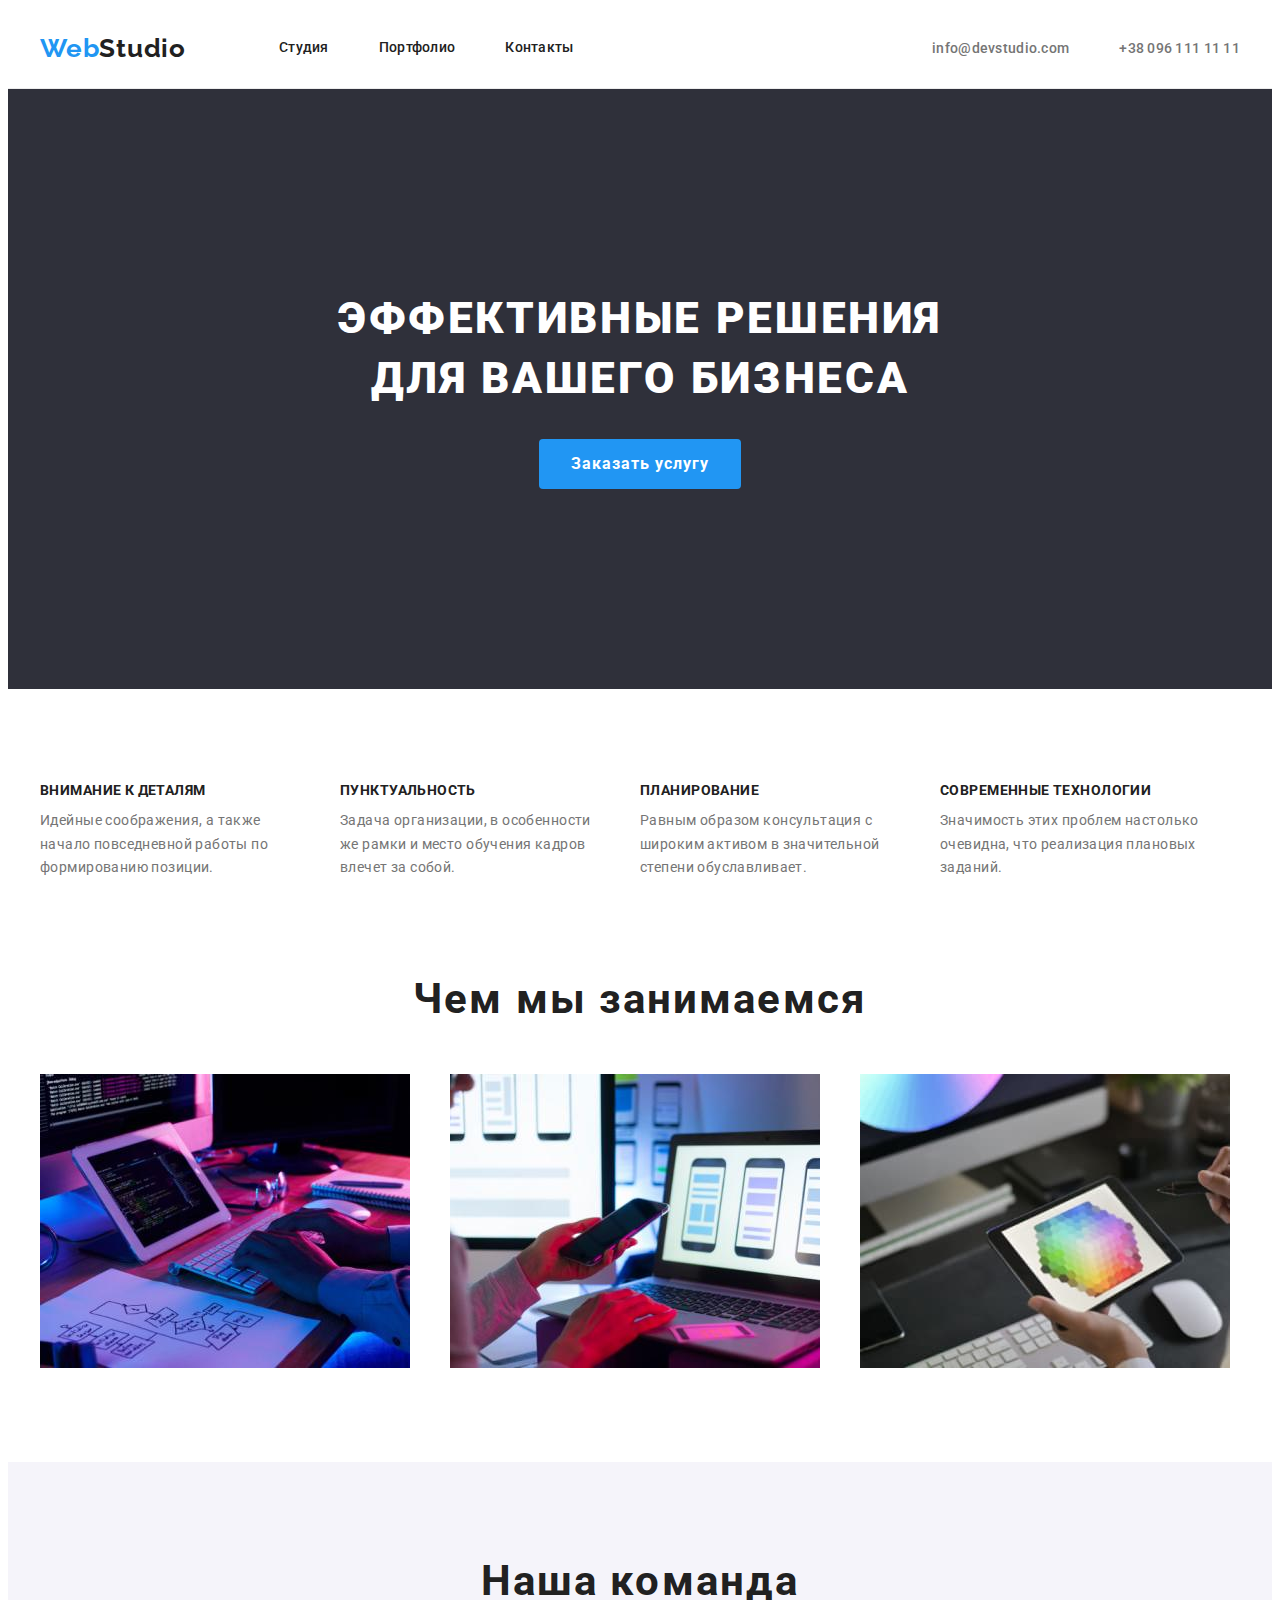
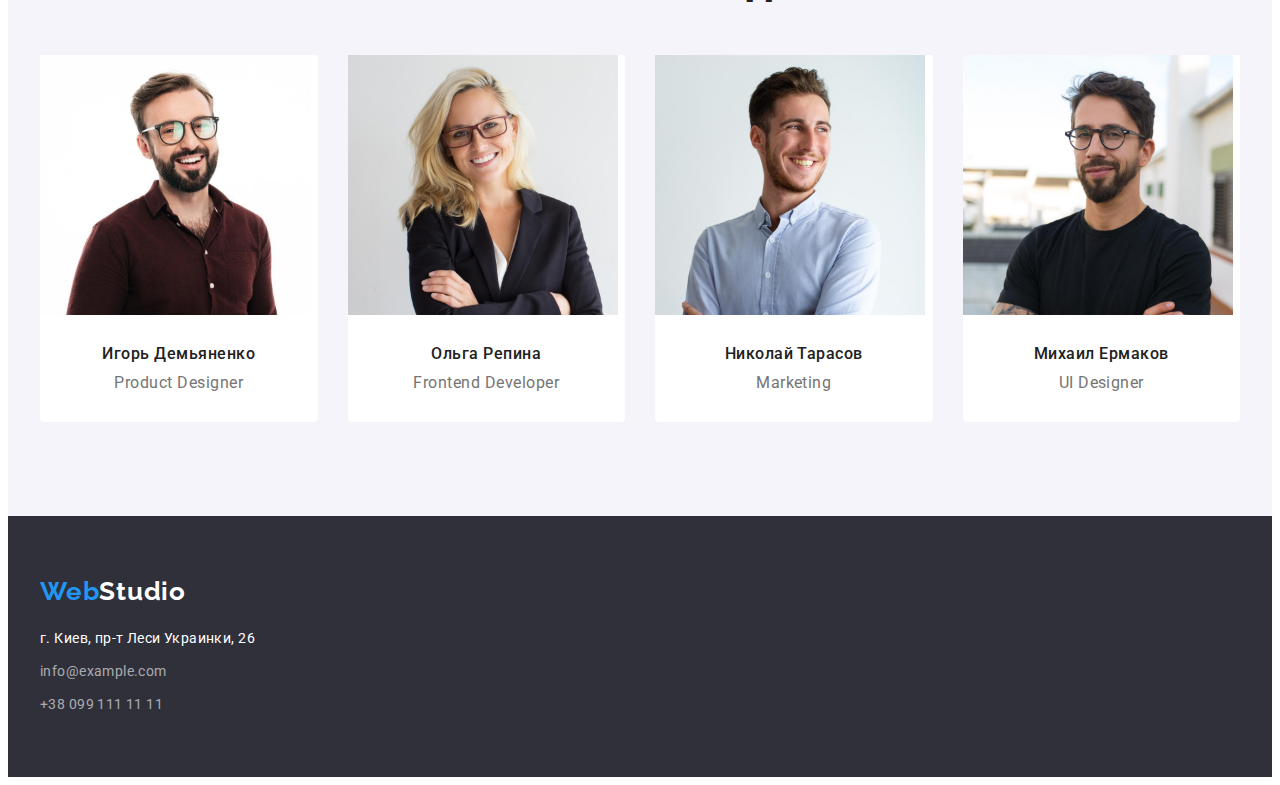
<file: index.html>
<!DOCTYPE html>
<html lang="ru">
  <head>
    <meta charset="UTF-8" />
    <meta http-equiv="X-UA-Compatible" content="IE=edge" />
    <meta name="viewport" content="width=device-width, initial-scale=1.0" />
    <title>WebStudio</title>

    <link rel="preconnect" href="https://fonts.googleapis.com" />
    <link rel="preconnect" href="https://fonts.gstatic.com" crossorigin />
    <link
      href="https://fonts.googleapis.com/css2?family=Raleway:wght@700&family=Roboto:wght@400;500;700;900&display=swap"
      rel="stylesheet"
    />
    <!-- Normalize start -->
    <link
      rel="stylesheet"
      href="https://cdnjs.cloudflare.com/ajax/libs/modern-normalize/1.1.0/modern-normalize.min.css"
      integrity="sha512-wpPYUAdjBVSE4KJnH1VR1HeZfpl1ub8YT/NKx4PuQ5NmX2tKuGu6U/JRp5y+Y8XG2tV+wKQpNHVUX03MfMFn9Q=="
      crossorigin="anonymous"
      referrerpolicy="no-referrer"
    />
    <!-- Normalize end -->
    <link rel="stylesheet" href="./css/styles.css" />
  </head>
  <body>
    <!--Header-->
    <header class="page-header section">
      <div class="container header-conteiner">
        <nav class="navigation header-conteiner-list">
          <a class="logo-link" href="./index.html">Web<span class="logo-dark">Studio </span> </a>
          <ul class="menu list header-list">
            <li class="menu-item">
              <a class="menu-link link" href="./studio.html">Студия</a>
            </li>
            <li class="menu-item">
              <a class="menu-link link" href="./portfolio.html">Портфолио</a>
            </li>
            <li class="menu-item">
              <a class="menu-link link" href="">Контакты</a>
            </li>
          </ul>
        </nav>

        <ul class="contacts-list list">
          <li class="contact-mail-title">
            <a class="contact-mail link" href="mailto:info@devstudio.com">info@devstudio.com</a>
          </li>
          <li class="contact-phone-title">
            <a class="contact-phone-number link" href="tel:+380961111111">+38 096 111 11 11</a>
          </li>
        </ul>
      </div>
    </header>

    <!--Hero image-->
    <main>
      <section class="hero">
        <div class="container hero-container">
          <h1 class="hero-title">Эффективные решения для вашего бизнеса</h1>
          <button class="modal-btn" type="button">Заказать услугу</button>
        </div>
      </section>

      <!--Benefits-->
      <section class="benefits section">
        <div class="container benefits-container">
          <h2 class="title-hidden">Some title</h2>
          <ul class="benefits-list list">
            <li class="benefits-list-description">
              <h3 class="suptitle">Внимание к деталям</h3>
              <p class="benefits-description">
                Идейные соображения, а также начало повседневной работы по формированию позиции.
              </p>
            </li>
            <li class="benefits-list-description">
              <h3 class="suptitle">Пунктуальность</h3>
              <p class="benefits-description">
                Задача организации, в особенности же рамки и место обучения кадров влечет за собой.
              </p>
            </li>
            <li class="benefits-list-description">
              <h3 class="suptitle">Планирование</h3>
              <p class="benefits-description">
                Равным образом консультация с широким активом в значительной степени обуславливает.
              </p>
            </li>
            <li class="benefits-list-description">
              <h3 class="suptitle">Современные технологии</h3>
              <p class="benefits-description">
                Значимость этих проблем настолько очевидна, что реализация плановых заданий.
              </p>
            </li>
          </ul>
        </div>
      </section>

      <!--What we do-->
      <section class="proposals section">
        <div class="container proposal-container">
          <h2 class="title">Чем мы занимаемся</h2>
          <ul class="card-set list">
            <li class="proposals-photo card-set-item">
              <img
                src="./images/what_we_do/img.jpg"
                alt="сотрудник набирает текст"
                width="370"
                height="294"
              />
            </li>
            <li class="proposals-photo card-set-item">
              <img
                src="./images/what_we_do/img-1.jpg"
                alt="сотрудник держит телефон"
                width="370"
                height="294"
              />
            </li>
            <li class="proposals-photo card-set-item">
              <img
                src="./images/what_we_do/img-2.jpg"
                alt="сотрудник выбирает цвет на планшете"
                width="370"
                height="294"
              />
            </li>
          </ul>
        </div>
      </section>

      <!--Our team-->
      <section class="team section">
        <div class="container team-container">
          <h2 class="title">Наша команда</h2>
          <ul class="team-list card-set list">
            <li class="team-card card-set-item">
              <img
                src="./images/our_team/img.jpg"
                alt="Игорь Демьяненко"
                width="270"
                height="260"
              />
              <div class="team-wrapper">
                <h3 class="team-title">Игорь Демьяненко</h3>
                <p class="team-description" lang="en">Product Designer</p>
              </div>
            </li>
            <li class="team-card card-set-item">
              <img src="./images/our_team/img-1.jpg" alt="Ольга Репина" width="270" height="260" />
              <div class="team-wrapper">
                <h3 class="team-title">Ольга Репина</h3>
                <p class="team-description" lang="en">Frontend Developer</p>
              </div>
            </li>
            <li class="team-card card-set-item">
              <img
                src="./images/our_team/img-2.jpg"
                alt="Николай Тарасов"
                width="270"
                height="260"
              />
              <div class="team-wrapper">
                <h3 class="team-title">Николай Тарасов</h3>
                <p class="team-description" lang="en">Marketing</p>
              </div>
            </li>
            <li class="team-card card-set-item">
              <img
                src="./images/our_team/img-3.jpg"
                alt="Михаил Ермаков"
                width="270"
                height="260"
              />
              <div class="team-wrapper">
                <h3 class="team-title">Михаил Ермаков</h3>
                <p class="team-description" lang="en">UI Designer</p>
              </div>
            </li>
          </ul>
        </div>
      </section>
    </main>

    <!--Footer-->
    <footer class="footer section">
      <div class="container footer-container">
        <a class="logo-link logo-link-footer" href="./index.html"
          >Web<span class="logo-white">Studio </span></a
        >
        <address class="address">
          <ul class="address-list footer-list list">
            <li class="address-title">
              <a
                class="address-link"
                href="https://goo.gl/maps/iM9jKwknU9FxhSqU6"
                target="_blank"
                rel="noopener noreferrer"
                >г. Киев, пр-т Леси Украинки, 26</a
              >
            </li>
            <li class="mail-title">
              <a class="mail-link" href="mailto:info@example.com">info@example.com</a>
            </li>
            <li class="phone-title">
              <a class="phone-link" href="tel:+380991111111">+38 099 111 11 11</a>
            </li>
          </ul>
        </address>
      </div>
    </footer>
  </body>
</html>
</file>
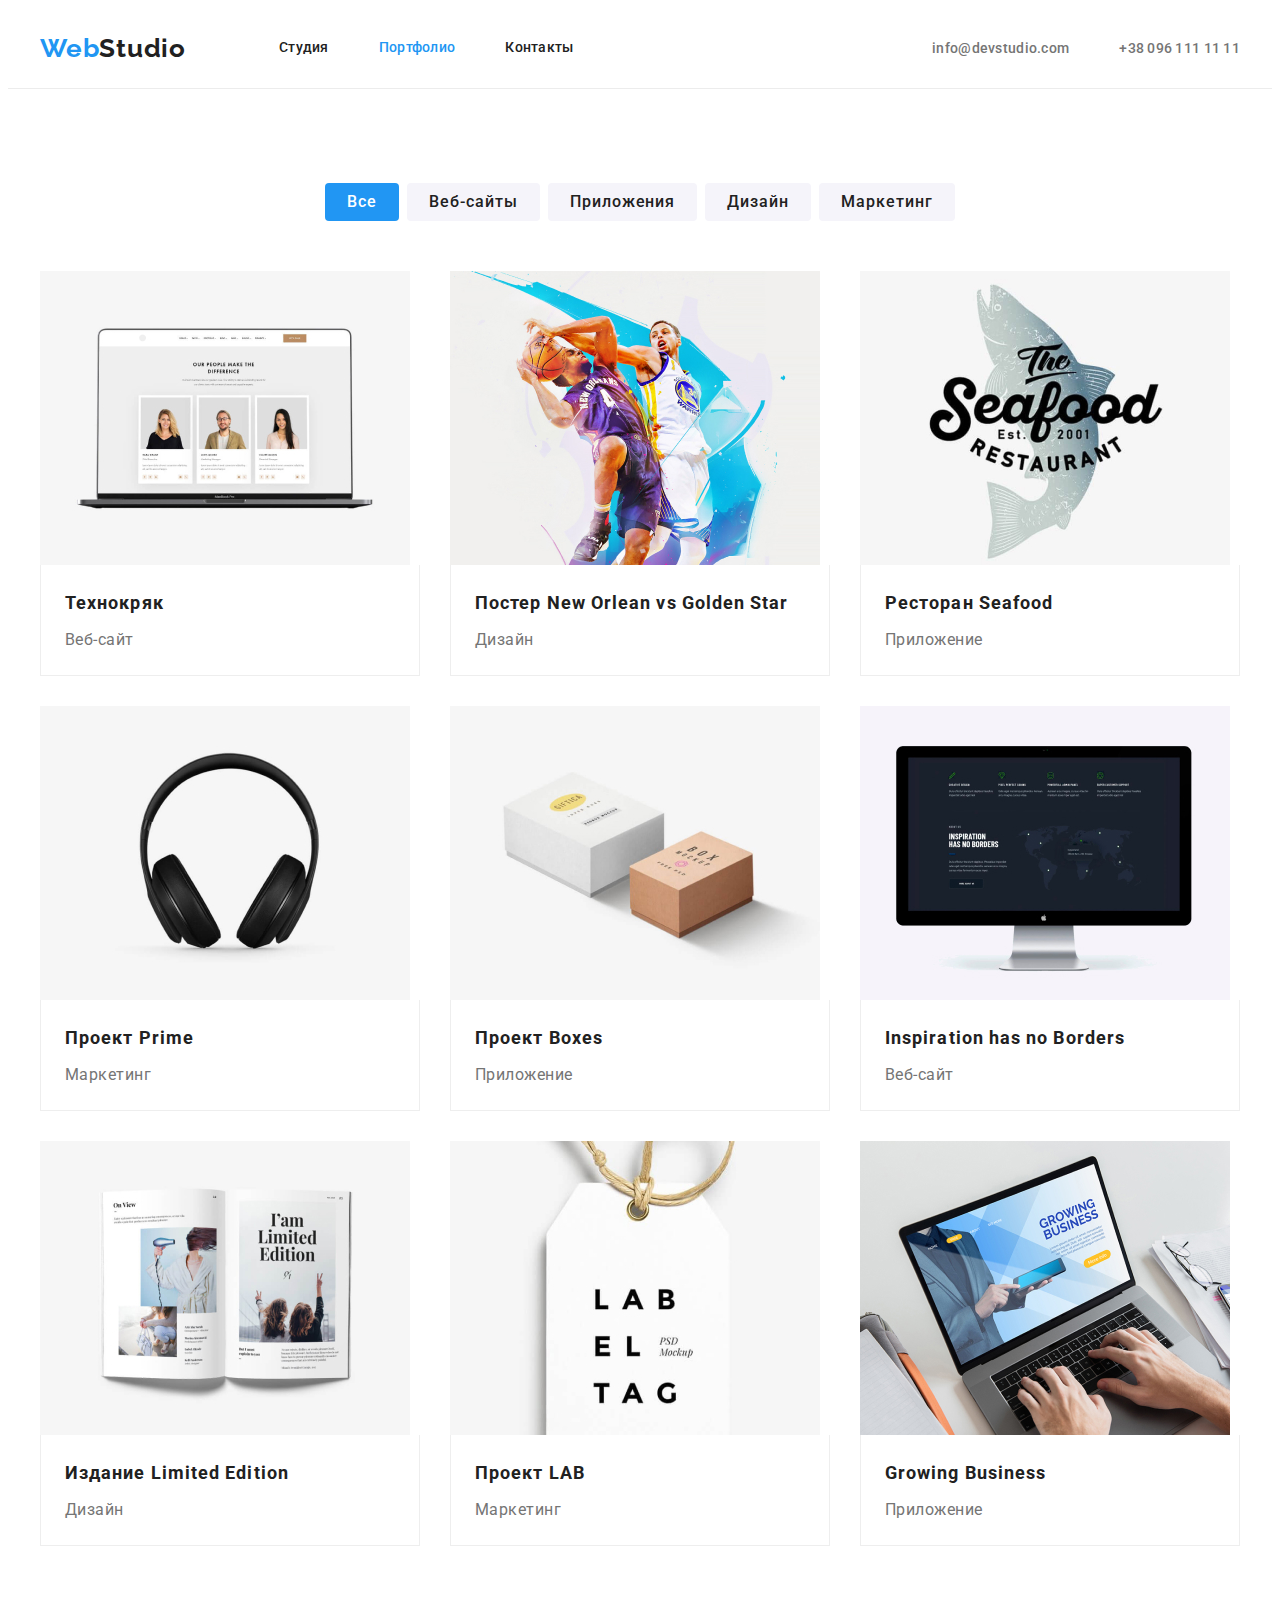
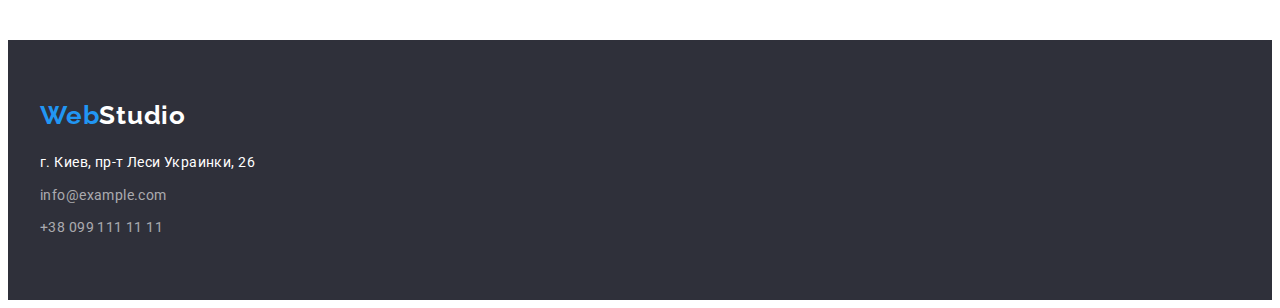
<file: portfolio.html>
<!DOCTYPE html>
<html lang="ru">
  <head>
    <meta charset="UTF-8" />
    <meta http-equiv="X-UA-Compatible" content="IE=edge" />
    <meta name="viewport" content="width=device-width, initial-scale=1.0" />
    <title>WebStudio</title>
    <link rel="preconnect" href="https://fonts.googleapis.com" />
    <link rel="preconnect" href="https://fonts.gstatic.com" crossorigin />
    <link
      href="https://fonts.googleapis.com/css2?family=Raleway:wght@700&family=Roboto:wght@400;500;700;900&display=swap"
      rel="stylesheet"
    />

    <!-- Normalize start -->
    <link
      rel="stylesheet"
      href="https://cdnjs.cloudflare.com/ajax/libs/modern-normalize/1.1.0/modern-normalize.min.css"
      integrity="sha512-wpPYUAdjBVSE4KJnH1VR1HeZfpl1ub8YT/NKx4PuQ5NmX2tKuGu6U/JRp5y+Y8XG2tV+wKQpNHVUX03MfMFn9Q=="
      crossorigin="anonymous"
      referrerpolicy="no-referrer"
    />
    <!-- Normalize end -->

    <link rel="stylesheet" href="./css/styles.css" />
  </head>
  <body>
    <!--Header-->
    <header class="page-header section">
      <div class="container header-conteiner">
        <nav class="navigation header-conteiner-list">
          <a class="logo-link" href="./index.html">Web<span class="logo-dark">Studio </span></a>
          <ul class="menu list header-list">
            <li class="menu-item">
              <a class="menu-link link" href="./studio.html">Студия</a>
            </li>
            <li class="menu-item">
              <a class="menu-link menu-link-current link" href="./portfolio.html">Портфолио</a>
            </li>
            <li class="menu-item">
              <a class="menu-link link" href="">Контакты</a>
            </li>
          </ul>
        </nav>

        <ul class="contacts-list list">
          <li class="contact-mail-title">
            <a class="contact-mail link" href="mailto:info@devstudio.com">info@devstudio.com</a>
          </li>
          <li class="contact-phone-title">
            <a class="contact-phone-number link" href="tel:+380961111111">+38 096 111 11 11</a>
          </li>
        </ul>
      </div>
    </header>

    <!--Portfolio section-->
    <main>
      <section class="portfolio-section section">
        <div class="container portfolio-container">
          <ul class="tabs list">
            <li class="btn-item"><button class="tabs-btn-selected" type="button">Все</button></li>
            <li class="btn-item"><button class="tabs-btn" type="button">Веб-сайты</button></li>
            <li class="btn-item"><button class="tabs-btn" type="button">Приложения</button></li>
            <li class="btn-item"><button class="tabs-btn" type="button">Дизайн</button></li>
            <li class="btn-item"><button class="tabs-btn" type="button">Маркетинг</button></li>
          </ul>
          <ul class="portfolio list card-set">
            <li class="portfolio-card card-set-item">
              <img
                src="./images/portfolio/img.jpg"
                alt="веб сайт на компютере"
                width="370"
                height="294"
              />
              <div class="portfolio-wrapper">
                <h1 class="portfolio-title">Технокряк</h1>
                <p class="portfolio-description">Веб-сайт</p>
              </div>
            </li>
            <li class="portfolio-card card-set-item">
              <img
                src="./images/portfolio/img-1.jpg"
                alt="веб сайт на компютере"
                width="370"
                height="294"
              />
              <div class="portfolio-wrapper">
                <h1 class="portfolio-title">
                  Постер <span lang="en">New Orlean vs Golden Star</span>
                </h1>
                <p class="portfolio-description">Дизайн</p>
              </div>
            </li>
            <li class="portfolio-card card-set-item">
              <img
                src="./images/portfolio/img-2.jpg"
                alt="веб сайт на компютере"
                width="370"
                height="294"
              />
              <div class="portfolio-wrapper">
                <h1 class="portfolio-title">Ресторан <span lang="en">Seafood</span></h1>
                <p class="portfolio-description">Приложение</p>
              </div>
            </li>
            <li class="portfolio-card card-set-item">
              <img
                src="./images/portfolio/img-3.jpg"
                alt="веб сайт на компютере"
                width="370"
                height="294"
              />
              <div class="portfolio-wrapper">
                <h1 class="portfolio-title">Проект <span lang="en">Prime</span></h1>
                <p class="portfolio-description">Маркетинг</p>
              </div>
            </li>
            <li class="portfolio-card card-set-item">
              <img
                src="./images/portfolio/img-4.jpg"
                alt="веб сайт на компютере"
                width="370"
                height="294"
              />
              <div class="portfolio-wrapper">
                <h1 class="portfolio-title">Проект <span lang="en">Boxes</span></h1>
                <p class="portfolio-description">Приложение</p>
              </div>
            </li>
            <li class="portfolio-card card-set-item">
              <img
                src="./images/portfolio/img-5.jpg"
                alt="веб сайт на компютере"
                width="370"
                height="294"
              />
              <div class="portfolio-wrapper">
                <h1 class="portfolio-title" lang="en">Inspiration has no Borders</h1>
                <p class="portfolio-description">Веб-сайт</p>
              </div>
            </li>
            <li class="portfolio-card card-set-item">
              <img
                src="./images/portfolio/img-6.jpg"
                alt="веб сайт на компютере"
                width="370"
                height="294"
              />
              <div class="portfolio-wrapper">
                <h1 class="portfolio-title">Издание <span lang="en">Limited Edition</span></h1>
                <p class="portfolio-description">Дизайн</p>
              </div>
            </li>
            <li class="portfolio-card card-set-item">
              <img
                src="./images/portfolio/img-7.jpg"
                alt="веб сайт на компютере"
                width="370"
                height="294"
              />
              <div class="portfolio-wrapper">
                <h1 class="portfolio-title">Проект <span lang="en">LAB</span></h1>
                <p class="portfolio-description">Маркетинг</p>
              </div>
            </li>
            <li class="portfolio-card card-set-item">
              <img
                src="./images/portfolio/img-8.jpg"
                alt="веб сайт на компютере"
                width="370"
                height="294"
              />
              <div class="portfolio-wrapper">
                <h1 class="portfolio-title" lang="en">Growing Business</h1>
                <p class="portfolio-description">Приложение</p>
              </div>
            </li>
          </ul>
        </div>
      </section>
    </main>

    <!--Footer-->
    <footer class="footer section">
      <div class="container footer-container">
        <a class="logo-link logo-link-footer" href="./index.html"
          >Web<span class="logo-white">Studio </span></a
        >
        <address class="address">
          <ul class="address-list footer-list list">
            <li class="address-title">
              <a
                class="address-link"
                href="https://goo.gl/maps/iM9jKwknU9FxhSqU6"
                target="_blank"
                rel="noopener noreferrer"
                >г. Киев, пр-т Леси Украинки, 26</a
              >
            </li>
            <li class="mail-title">
              <a class="mail-link" href="mailto:info@example.com">info@example.com</a>
            </li>
            <li class="phone-title">
              <a class="phone-link" href="tel:+380991111111">+38 099 111 11 11</a>
            </li>
          </ul>
        </address>
      </div>
    </footer>
  </body>
</html>
</file>
<file: css/styles.css>
:root {
    --primary-font-family: 'Roboto', sans-serif;
    --secondary-font-family: 'Raleway', sans-serif;
    --secondary-color: #ffffff;
    --primary-color: #212121;
    --accent-color: #2196F3;

    /* others */
    --indent: 30px;
    --items: 3;
}

.link {
    text-decoration: none;
}

.list {
    list-style: none;
}

body {
    font-family: var(--primary-font-family);
}

/* ============= PARTIAL RESET OF STYLES START ============= */
a {
    text-decoration: none;
    color: currentColor;
}

h1,
h2,
h3,
h4,
h5,
h6,
p {
    margin: 0;
}
img {
    display: block;
}

ul,
ol {
    list-style: none;
    padding: 0;
    margin: 0;
}
/* ============= /PARTIAL RESET OF STYLES END ============= */

/* ============= CARD SET ============= */

 .card-set {
     display: flex;
     flex-wrap: wrap;
     gap: var(--indent);
 }

 .card-set-item {
     flex-basis: calc((100% - var(--indent) * (var(--items) - 1)) / var(--items));
 }

/* ============= /CARD SET ============= */

/* ============= COMPONENTS ============= */

.container {
    width: 1200px;
    margin: 0 auto;
    padding: 0 15px;
}

.section {
    margin-left: auto;
    margin-right: auto;
}
.modal-btn {
    max-width: 400px;
    min-width: 200px;
    min-height: 50px;
    padding: 10px 32px;
    
    font-family: var(--primary-font-family);
    font-weight: 700;
    font-size: 16px;
    line-height: 1.87;

    align-items: center;
    text-align: center;
    letter-spacing: 0.06em; 
    cursor: pointer;

    color: var(--secondary-color);
    background: var(--accent-color);
    border-radius: 4px;
    border: none;
}

.modal-btn:hover,
.modal-btn:focus {
    background-color: var(--secondary-color);
    color: var(--accent-color);
}

.title {
    margin-bottom: 50px;

    font-family: var(--primary-font-family);
    font-weight: 700;
    font-size: 42px;
    line-height: 1.17;
    letter-spacing: 0.05em;
    text-align: center;
    color: var(--primary-color);
}

/* ============= /COMPONENTS ============= */

/* ============= HEADER ============= */
.header-conteiner {
display: flex;
align-items: center;
}

.header-conteiner-list {
margin-right: auto;
}

.header-list {
    display: flex;
    gap: 50px;
 }

.navigation {
    display: flex;
    align-items: center;
}

.logo-link {
    display: block;
    margin-right: 93px;

font-family: var(--secondary-font-family) ;
font-weight: 700;
font-size: 26px;
line-height: 1.19;
letter-spacing: 0.03em;
color: var(--accent-color);
text-decoration: none;
}

.logo-dark {
    color: var(--primary-color);
}

.menu-link, .contact-mail, .contact-phone-number {
    padding-top: 32px;
    padding-bottom: 32px;
}

.menu-link {
    display: block;
    font-family: var(--primary-font-family);
    font-weight: 500;
    font-size: 14px;
    line-height: 1.14;
    letter-spacing: 0.02em;    
    color: var(--primary-color);
}

.menu-link:hover,
.menu-link:focus, .menu-link-current {
    color: var(--accent-color);
}

.contact-mail {
    font-family: var(--primary-font-family);
    font-weight: 500;
    font-size: 14px;
    line-height: 1.14;
    letter-spacing: 0.02em;
    color: #757575;
}

.contacts-list {
    display: flex;
    gap: 50px;
}


.contact-phone-number {
font-family: var(--primary-font-family);
font-weight: 500;
font-size: 14px;
line-height: 1.14;
letter-spacing: 0.02em;
color: #757575;
}

.contact-phone-number:hover,
.contact-phone-number:focus {
    color: var(--accent-color);
}

.contact-mail:hover,
.contact-mail:focus {
    color: var(--accent-color);
}
/* ============= /HEADER ============= */

/* ============= HERO ============= */

.hero {
background: #2F303A;
text-align: center;
}

.hero-container {
    padding-top: 200px;
    padding-bottom: 200px;
   align-items: center;
}

.hero-title {
    max-width: 696px;
    margin-left: auto;
    margin-right: auto;
    margin-bottom: 30px;

    font-family: var(--primary-font-family);
    font-weight: 900;
    font-size: 44px;
    line-height: 1.36;
    letter-spacing: 0.06em;
    text-transform: uppercase;
    color: var(--secondary-color)
}

/* ============= /HERO ============= */

/* ============= BENEFITS ============= */

.benefits {
    padding-top: 94px;
    padding-bottom: 94px;
}

.title-hidden {
    visibility: hidden;
    pointer-events: none;
    position: absolute;
}

.benefits-list {
    display: flex;
    flex-wrap: wrap;
}

.benefits-list-description {
    width: 270px;
    margin-right: 30px;
}

.benefits-list-description:last-child {
    margin-right: 0;
}

.suptitle {
margin-bottom: 10px;

font-family: var(--primary-font-family);
font-weight: 700;
font-size: 14px;
line-height: 1.14;
letter-spacing: 0.03em;
text-transform: uppercase;
color: var(--primary-color);
}

.benefits-description {
    font-family: var(--primary-font-family);
    font-weight: 400;
    font-size: 14px;
    line-height: 1.71;
    letter-spacing: 0.03em;
    color: #757575;
}

/* ============= /BENEFITS ============= */

/* ============= WHAT WE DO ============= */
.proposals {
    display: flex;
    padding-bottom: 94px;
}

/* ============= /WHAT WE DO ============= */

/* ============= TEAM ============= */
.team {
    background-color: #F5F4FA;
    padding-top: 94px;
    padding-bottom: 94px;
}

.team-list {
    --items: 4;
    display: flex;
    }

.team-card {

    background-color: var(--secondary-color);
    border-radius: 0px 0px 4px 4px;
}

.team-wrapper {
    padding-top: 30px;
    padding-bottom: 30px;
    padding-left: 5px;
    padding-right: 5px;
}

.team-title {
    margin-bottom: 10px;

    font-family: var(--primary-font-family);
    font-weight: 500;
    font-size: 16px;
    line-height: 1.18;
    text-align: center;
    letter-spacing: 0.03em;
    color: var(--primary-color);
}

.team-description {
    font-family: var(--primary-font-family);
    font-weight: 400;
    font-size: 16px;
    line-height: 1.18;
    text-align: center;
    letter-spacing: 0.03em;
    color: #757575;
}

/* ============= /TEAM ============= */

/* ============= FOOTER ============= */

.footer {
    background: #2F303A;
    padding-top: 60px;
    padding-bottom: 60px;
}

.logo-link-footer {
    display: inline-block;
    margin-bottom: 20px;
}

.logo-white {
    color: var(--secondary-color);
}


.address-link {
    display: inline-block;
    margin-bottom: 9px;
  
    font-family: var(--primary-font-family);
    font-style: normal;
    font-weight: 400;
    font-size: 14px;
    line-height: 1.71;
    letter-spacing: 0.03em;
    color: var(--secondary-color);
    text-decoration: none;
}

.mail-link {
    display: inline-block;
    margin-bottom: 9px;
    
    font-family: var(--primary-font-family);
    font-style: normal;
    font-weight: 400;
    font-size: 14px;
    line-height: 1.71;
    letter-spacing: 0.03em;
    text-decoration: none;
    color: rgba(255, 255, 255, 0.6);
}

.phone-link {
    display: inline-block;

    font-family: var(--primary-font-family);
    font-style: normal;
    font-weight: 400;
    font-size: 14px;
    line-height: 1.71;
    letter-spacing: 0.03em;
    text-decoration: none;
    color: rgba(255, 255, 255, 0.6);
}
/* ============= /FOOTER ============= */


/* ============= PORTFOLIO HEADER ============= */
.page-header {
    border-bottom: 1px solid #ECECEC;;
}
/* ============= /PORTFOLIO HEADER ============= */

/* ============= TABS ============= */

.tabs {
    display: flex;
    justify-content: center;
    gap: 8px;
    margin-bottom: 50px;
}

.tabs-btn-selected {
align-items: center;
max-width: 120px;
min-width: 73px;
min-height: 38px;
padding: 6px 22px;

font-family: var(--primary-font-family);
font-weight: 500;
font-size: 16px;
line-height: 1.62;

text-align: center;
letter-spacing: 0.06em;
cursor: pointer;
color: var(--secondary-color);
background: var(--accent-color);
border-radius: 4px;
border: none;
}

.tabs-btn {
    align-items: center;
    text-align: center;
    max-width: 160px;
    min-width: 101px;
    min-height: 38px;
    padding: 6px 22px;

    font-family: var(--primary-font-family);
    font-weight: 500;
    font-size: 16px;
    line-height: 1.62;
   
    letter-spacing: 0.06em;
    cursor: pointer;
    color: var(--primary-color);
    background: #F5F4FA;
    border-radius: 4px;
    border: none;
}

.tabs-btn:hover,
.tabs-btn:focus {
    background-color: var(--accent-color);
    color: var(--secondary-color);
}

/* ============= /TABS ============= */

/* ============= PORTFOLIO ============= */

.portfolio-section {
    padding-top: 94px;
    padding-bottom: 94px;
}

.portfolio-card {
    cursor: pointer;
}

.portfolio-wrapper {
    padding-top: 20px;
    padding-bottom: 20px;
    padding-left: 24px;
    padding-right: 24px;

    border: 1px solid #EEEEEE;
    border-top: none;
}

.portfolio-title {
    margin-bottom: 4px;
    font-family: var(--primary-font-family);
    font-weight: 700;
    font-size: 18px;
    line-height: 2;
    letter-spacing: 0.06em;
    color: var(--primary-color);
}

.portfolio-description {
    font-family: var(--primary-font-family);
    font-weight: 400;
    font-size: 16px;
    line-height: 1.87;
    letter-spacing: 0.03em;
    color: #757575;
}

/* ============= /PORTFOLIO ============= */
</file>
